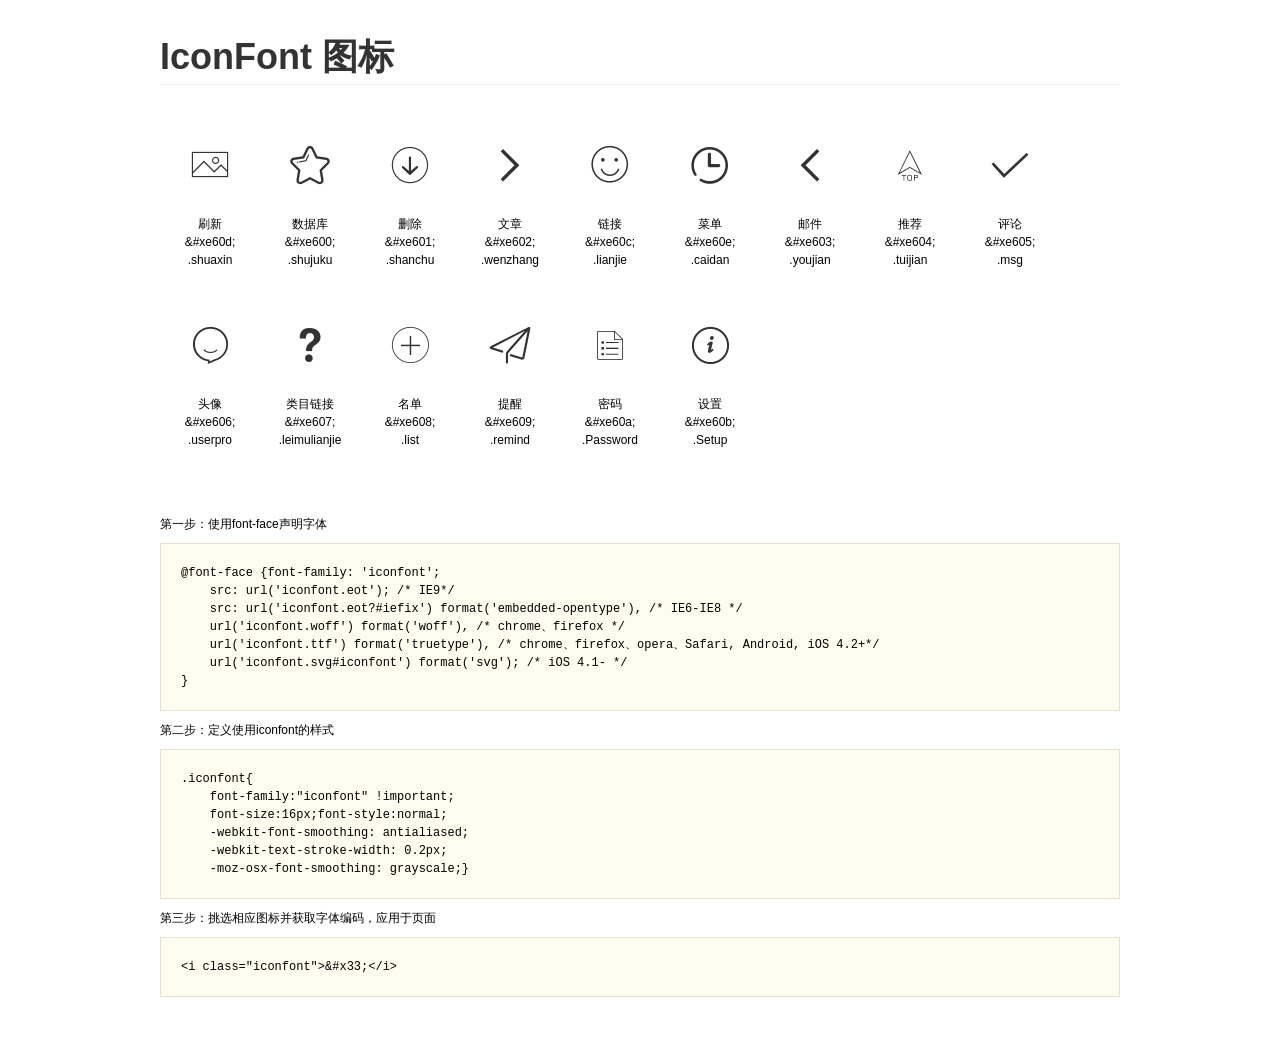
<file: buukle-wjs-web/src/main/resources/static/wjs/fonts/demo.html>
<!DOCTYPE html>
<html>
<head>
    <meta charset="utf-8"/>
    <title>IconFont</title>
    <link rel="stylesheet" href="demo.css">
    <link rel="stylesheet" href="iconfont.css">
</head>
<body>
    <div class="main">
        <h1>IconFont 图标</h1>
        <ul class="icon_lists clear">
            
                <li>
                <i class="icon iconfont">&#xe60d;</i>
                    <div class="name">刷新</div>
                    <div class="code">&amp;#xe60d;</div>
                    <div class="fontclass">.shuaxin</div>
                </li>
            
                <li>
                <i class="icon iconfont">&#xe600;</i>
                    <div class="name">数据库</div>
                    <div class="code">&amp;#xe600;</div>
                    <div class="fontclass">.shujuku</div>
                </li>
            
                <li>
                <i class="icon iconfont">&#xe601;</i>
                    <div class="name">删除</div>
                    <div class="code">&amp;#xe601;</div>
                    <div class="fontclass">.shanchu</div>
                </li>
            
                <li>
                <i class="icon iconfont">&#xe602;</i>
                    <div class="name">文章</div>
                    <div class="code">&amp;#xe602;</div>
                    <div class="fontclass">.wenzhang</div>
                </li>
            
                <li>
                <i class="icon iconfont">&#xe60c;</i>
                    <div class="name">链接</div>
                    <div class="code">&amp;#xe60c;</div>
                    <div class="fontclass">.lianjie</div>
                </li>
            
                <li>
                <i class="icon iconfont">&#xe60e;</i>
                    <div class="name">菜单</div>
                    <div class="code">&amp;#xe60e;</div>
                    <div class="fontclass">.caidan</div>
                </li>
            
                <li>
                <i class="icon iconfont">&#xe603;</i>
                    <div class="name">邮件</div>
                    <div class="code">&amp;#xe603;</div>
                    <div class="fontclass">.youjian</div>
                </li>
            
                <li>
                <i class="icon iconfont">&#xe604;</i>
                    <div class="name">推荐</div>
                    <div class="code">&amp;#xe604;</div>
                    <div class="fontclass">.tuijian</div>
                </li>
            
                <li>
                <i class="icon iconfont">&#xe605;</i>
                    <div class="name">评论 </div>
                    <div class="code">&amp;#xe605;</div>
                    <div class="fontclass">.msg</div>
                </li>
            
                <li>
                <i class="icon iconfont">&#xe606;</i>
                    <div class="name">头像</div>
                    <div class="code">&amp;#xe606;</div>
                    <div class="fontclass">.userpro</div>
                </li>
            
                <li>
                <i class="icon iconfont">&#xe607;</i>
                    <div class="name">类目链接</div>
                    <div class="code">&amp;#xe607;</div>
                    <div class="fontclass">.leimulianjie</div>
                </li>
            
                <li>
                <i class="icon iconfont">&#xe608;</i>
                    <div class="name">名单</div>
                    <div class="code">&amp;#xe608;</div>
                    <div class="fontclass">.list</div>
                </li>
            
                <li>
                <i class="icon iconfont">&#xe609;</i>
                    <div class="name">提醒</div>
                    <div class="code">&amp;#xe609;</div>
                    <div class="fontclass">.remind</div>
                </li>
            
                <li>
                <i class="icon iconfont">&#xe60a;</i>
                    <div class="name">密码</div>
                    <div class="code">&amp;#xe60a;</div>
                    <div class="fontclass">.Password</div>
                </li>
            
                <li>
                <i class="icon iconfont">&#xe60b;</i>
                    <div class="name">设置</div>
                    <div class="code">&amp;#xe60b;</div>
                    <div class="fontclass">.Setup</div>
                </li>
            
        </ul>


        <div class="helps">
            第一步：使用font-face声明字体
            <pre>
@font-face {font-family: 'iconfont';
    src: url('iconfont.eot'); /* IE9*/
    src: url('iconfont.eot?#iefix') format('embedded-opentype'), /* IE6-IE8 */
    url('iconfont.woff') format('woff'), /* chrome、firefox */
    url('iconfont.ttf') format('truetype'), /* chrome、firefox、opera、Safari, Android, iOS 4.2+*/
    url('iconfont.svg#iconfont') format('svg'); /* iOS 4.1- */
}
</pre>
第二步：定义使用iconfont的样式
            <pre>
.iconfont{
    font-family:"iconfont" !important;
    font-size:16px;font-style:normal;
    -webkit-font-smoothing: antialiased;
    -webkit-text-stroke-width: 0.2px;
    -moz-osx-font-smoothing: grayscale;}
</pre>
第三步：挑选相应图标并获取字体编码，应用于页面
<pre>
&lt;i class="iconfont"&gt;&amp;#x33;&lt;/i&gt;
</pre>
        </div>

    </div>
</body>
</html>
</file>
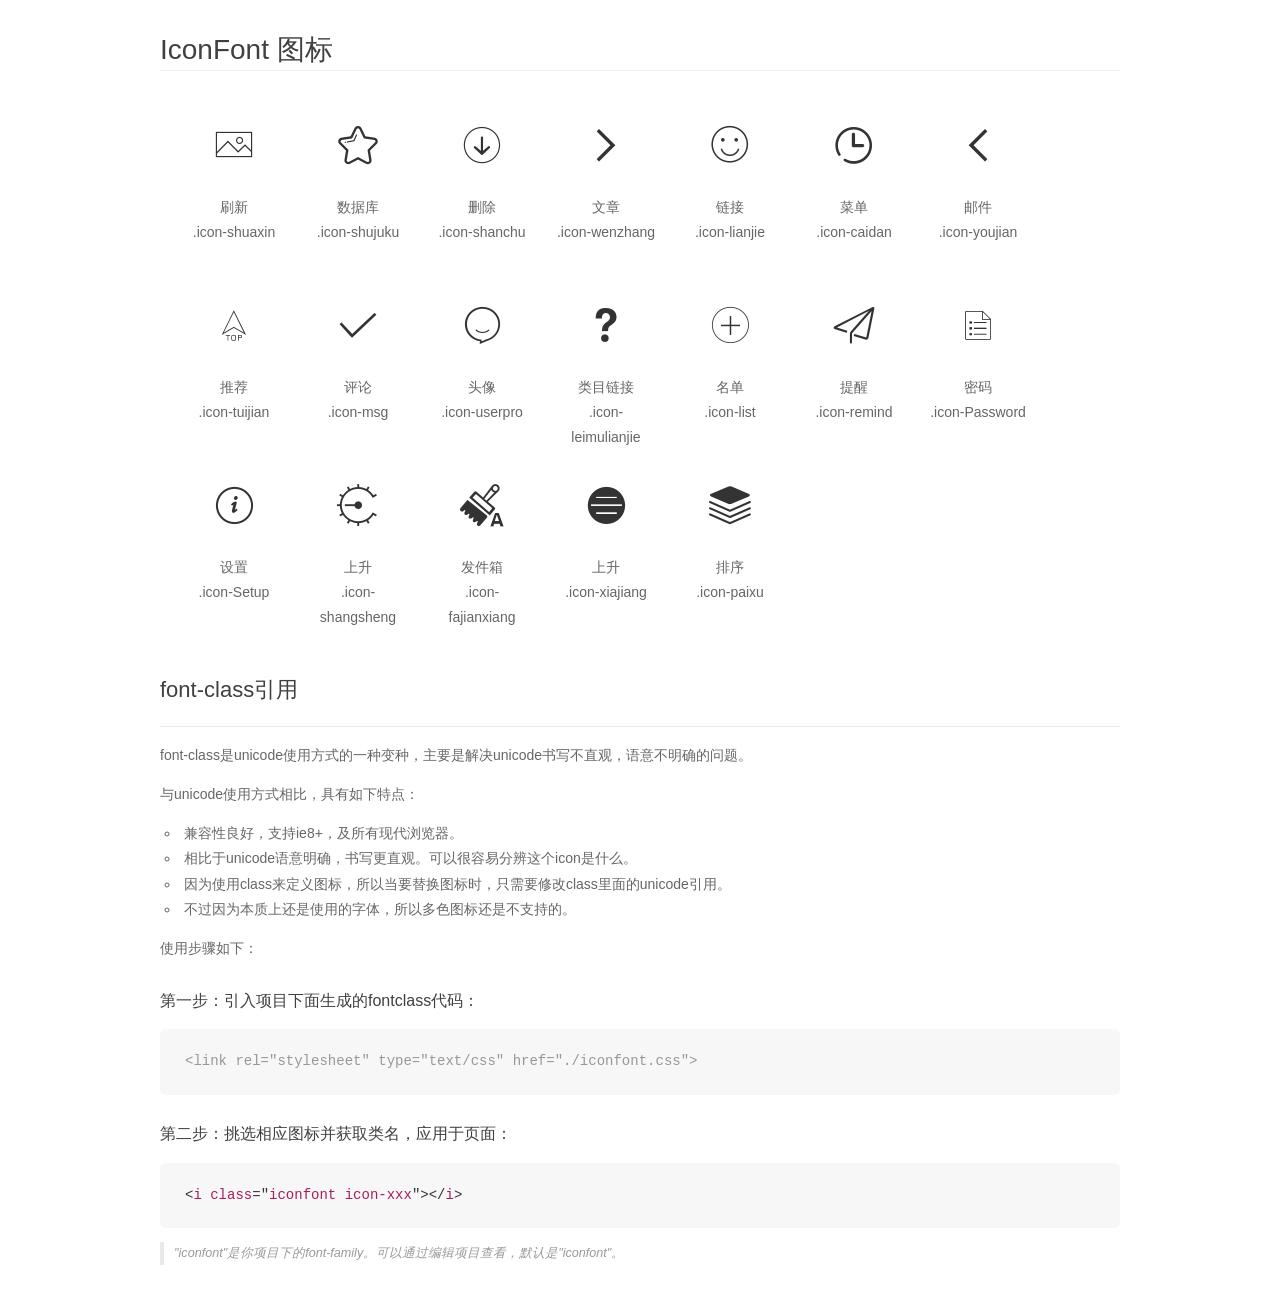
<file: buukle-wjs-web/src/main/resources/static/wjs/fonts/demo_fontclass.html>
<!DOCTYPE html>
<html>
<head>
    <meta charset="utf-8"/>
    <title>IconFont</title>
    <link rel="stylesheet" href="demo.css">
    <link rel="stylesheet" href="iconfont.css">
</head>
<body>
    <div class="main markdown">
        <h1>IconFont 图标</h1>
        <ul class="icon_lists clear">
            
                <li>
                <i class="icon iconfont icon-shuaxin"></i>
                    <div class="name">刷新</div>
                    <div class="fontclass">.icon-shuaxin</div>
                </li>
            
                <li>
                <i class="icon iconfont icon-shujuku"></i>
                    <div class="name">数据库</div>
                    <div class="fontclass">.icon-shujuku</div>
                </li>
            
                <li>
                <i class="icon iconfont icon-shanchu"></i>
                    <div class="name">删除</div>
                    <div class="fontclass">.icon-shanchu</div>
                </li>
            
                <li>
                <i class="icon iconfont icon-wenzhang"></i>
                    <div class="name">文章</div>
                    <div class="fontclass">.icon-wenzhang</div>
                </li>
            
                <li>
                <i class="icon iconfont icon-lianjie"></i>
                    <div class="name">链接</div>
                    <div class="fontclass">.icon-lianjie</div>
                </li>
            
                <li>
                <i class="icon iconfont icon-caidan"></i>
                    <div class="name">菜单</div>
                    <div class="fontclass">.icon-caidan</div>
                </li>
            
                <li>
                <i class="icon iconfont icon-youjian"></i>
                    <div class="name">邮件</div>
                    <div class="fontclass">.icon-youjian</div>
                </li>
            
                <li>
                <i class="icon iconfont icon-tuijian"></i>
                    <div class="name">推荐</div>
                    <div class="fontclass">.icon-tuijian</div>
                </li>
            
                <li>
                <i class="icon iconfont icon-msg"></i>
                    <div class="name">评论 </div>
                    <div class="fontclass">.icon-msg</div>
                </li>
            
                <li>
                <i class="icon iconfont icon-userpro"></i>
                    <div class="name">头像</div>
                    <div class="fontclass">.icon-userpro</div>
                </li>
            
                <li>
                <i class="icon iconfont icon-leimulianjie"></i>
                    <div class="name">类目链接</div>
                    <div class="fontclass">.icon-leimulianjie</div>
                </li>
            
                <li>
                <i class="icon iconfont icon-list"></i>
                    <div class="name">名单</div>
                    <div class="fontclass">.icon-list</div>
                </li>
            
                <li>
                <i class="icon iconfont icon-remind"></i>
                    <div class="name">提醒</div>
                    <div class="fontclass">.icon-remind</div>
                </li>
            
                <li>
                <i class="icon iconfont icon-Password"></i>
                    <div class="name">密码</div>
                    <div class="fontclass">.icon-Password</div>
                </li>
            
                <li>
                <i class="icon iconfont icon-Setup"></i>
                    <div class="name">设置</div>
                    <div class="fontclass">.icon-Setup</div>
                </li>
            
                <li>
                <i class="icon iconfont icon-shangsheng"></i>
                    <div class="name">上升</div>
                    <div class="fontclass">.icon-shangsheng</div>
                </li>
            
                <li>
                <i class="icon iconfont icon-fajianxiang"></i>
                    <div class="name">发件箱</div>
                    <div class="fontclass">.icon-fajianxiang</div>
                </li>
            
                <li>
                <i class="icon iconfont icon-xiajiang"></i>
                    <div class="name">上升</div>
                    <div class="fontclass">.icon-xiajiang</div>
                </li>
            
                <li>
                <i class="icon iconfont icon-paixu"></i>
                    <div class="name">排序</div>
                    <div class="fontclass">.icon-paixu</div>
                </li>
            
        </ul>

        <h2 id="font-class-">font-class引用</h2>
        <hr>

        <p>font-class是unicode使用方式的一种变种，主要是解决unicode书写不直观，语意不明确的问题。</p>
        <p>与unicode使用方式相比，具有如下特点：</p>
        <ul>
        <li>兼容性良好，支持ie8+，及所有现代浏览器。</li>
        <li>相比于unicode语意明确，书写更直观。可以很容易分辨这个icon是什么。</li>
        <li>因为使用class来定义图标，所以当要替换图标时，只需要修改class里面的unicode引用。</li>
        <li>不过因为本质上还是使用的字体，所以多色图标还是不支持的。</li>
        </ul>
        <p>使用步骤如下：</p>
        <h3 id="-fontclass-">第一步：引入项目下面生成的fontclass代码：</h3>


        <pre><code class="lang-js hljs javascript"><span class="hljs-comment">&lt;link rel="stylesheet" type="text/css" href="./iconfont.css"&gt;</span></code></pre>
        <h3 id="-">第二步：挑选相应图标并获取类名，应用于页面：</h3>
        <pre><code class="lang-css hljs">&lt;<span class="hljs-selector-tag">i</span> <span class="hljs-selector-tag">class</span>="<span class="hljs-selector-tag">iconfont</span> <span class="hljs-selector-tag">icon-xxx</span>"&gt;&lt;/<span class="hljs-selector-tag">i</span>&gt;</code></pre>
        <blockquote>
        <p>"iconfont"是你项目下的font-family。可以通过编辑项目查看，默认是"iconfont"。</p>
        </blockquote>
    </div>
</body>
</html>
</file>
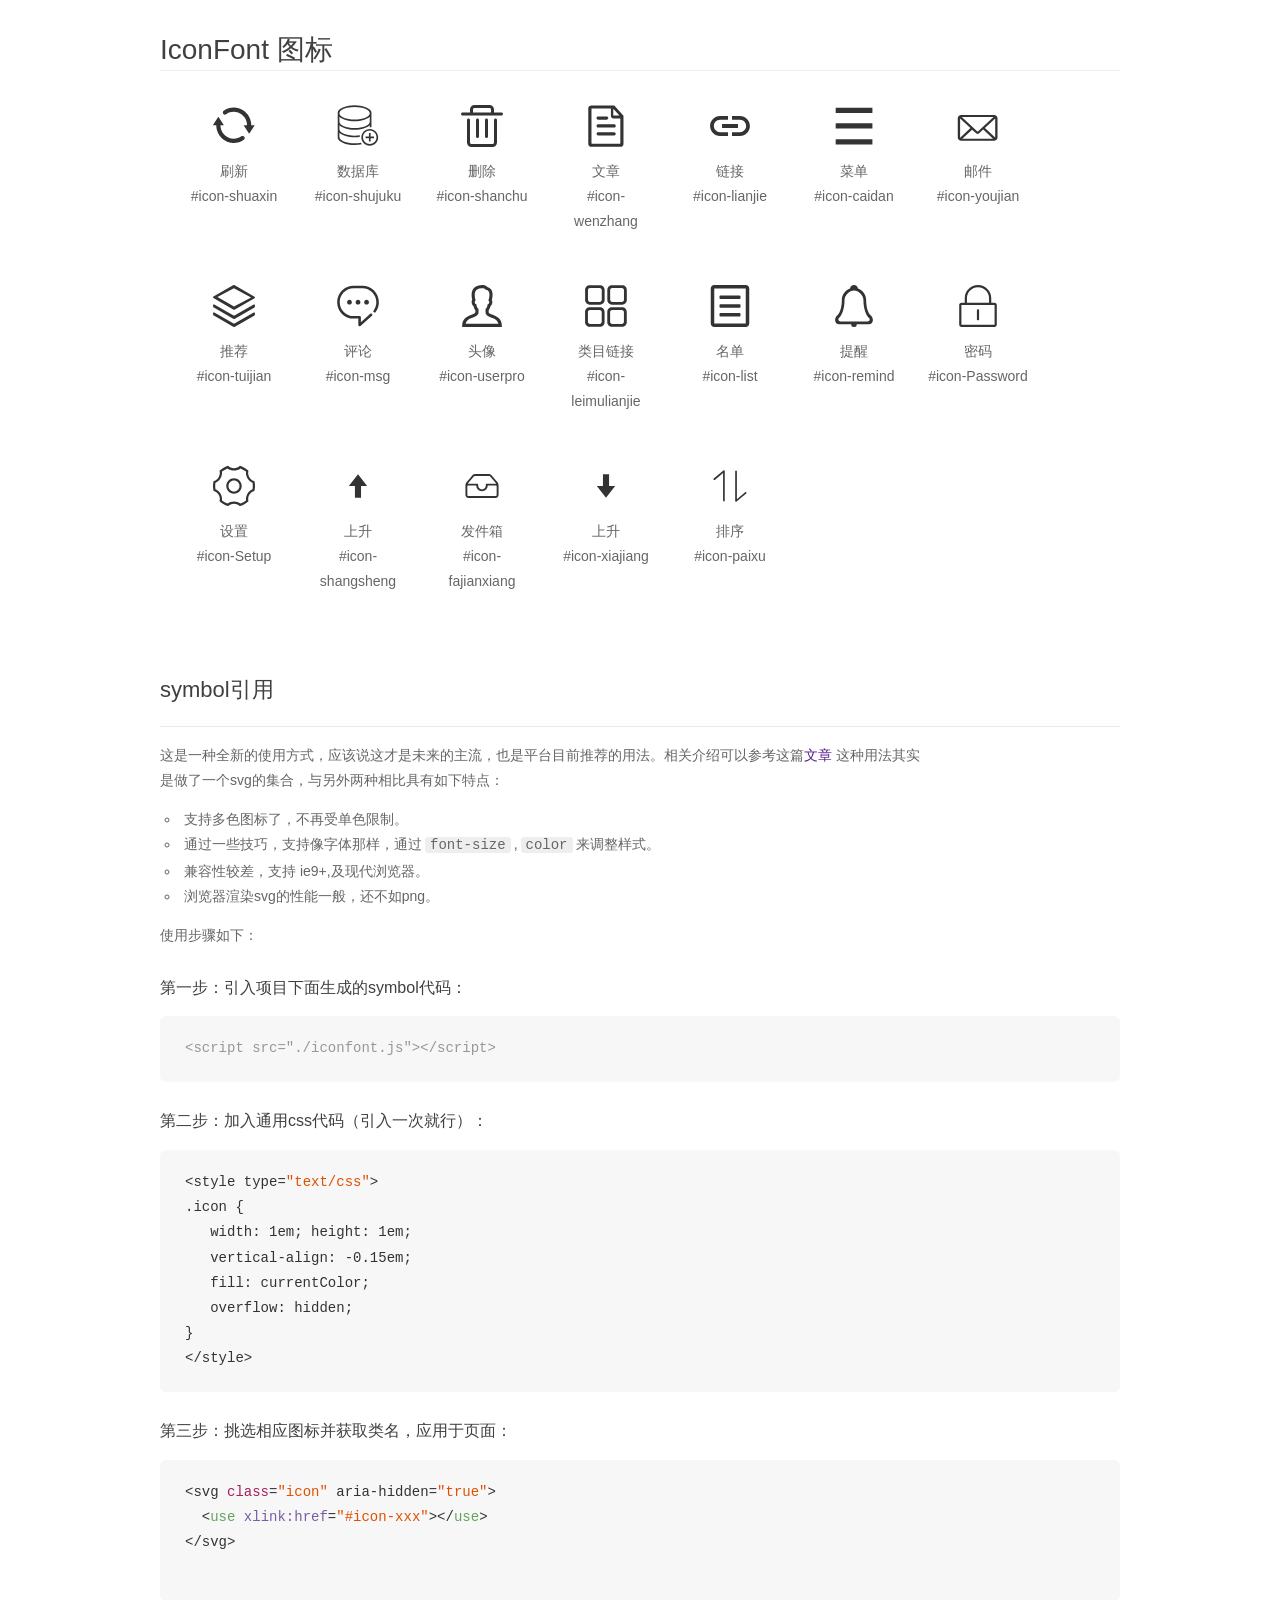
<file: buukle-wjs-web/src/main/resources/static/wjs/fonts/demo_symbol.html>
<!DOCTYPE html>
<html>
<head>
    <meta charset="utf-8"/>
    <title>IconFont</title>
    <link rel="stylesheet" href="demo.css">
    <script src="iconfont.js"></script>

    <style type="text/css">
        .icon {
          /* 通过设置 font-size 来改变图标大小 */
          width: 1em; height: 1em;
          /* 图标和文字相邻时，垂直对齐 */
          vertical-align: -0.15em;
          /* 通过设置 color 来改变 SVG 的颜色/fill */
          fill: currentColor;
          /* path 和 stroke 溢出 viewBox 部分在 IE 下会显示
             normalize.css 中也包含这行 */
          overflow: hidden;
        }

    </style>
</head>
<body>
    <div class="main markdown">
        <h1>IconFont 图标</h1>
        <ul class="icon_lists clear">
            
                <li>
                    <svg class="icon" aria-hidden="true">
                        <use xlink:href="#icon-shuaxin"></use>
                    </svg>
                    <div class="name">刷新</div>
                    <div class="fontclass">#icon-shuaxin</div>
                </li>
            
                <li>
                    <svg class="icon" aria-hidden="true">
                        <use xlink:href="#icon-shujuku"></use>
                    </svg>
                    <div class="name">数据库</div>
                    <div class="fontclass">#icon-shujuku</div>
                </li>
            
                <li>
                    <svg class="icon" aria-hidden="true">
                        <use xlink:href="#icon-shanchu"></use>
                    </svg>
                    <div class="name">删除</div>
                    <div class="fontclass">#icon-shanchu</div>
                </li>
            
                <li>
                    <svg class="icon" aria-hidden="true">
                        <use xlink:href="#icon-wenzhang"></use>
                    </svg>
                    <div class="name">文章</div>
                    <div class="fontclass">#icon-wenzhang</div>
                </li>
            
                <li>
                    <svg class="icon" aria-hidden="true">
                        <use xlink:href="#icon-lianjie"></use>
                    </svg>
                    <div class="name">链接</div>
                    <div class="fontclass">#icon-lianjie</div>
                </li>
            
                <li>
                    <svg class="icon" aria-hidden="true">
                        <use xlink:href="#icon-caidan"></use>
                    </svg>
                    <div class="name">菜单</div>
                    <div class="fontclass">#icon-caidan</div>
                </li>
            
                <li>
                    <svg class="icon" aria-hidden="true">
                        <use xlink:href="#icon-youjian"></use>
                    </svg>
                    <div class="name">邮件</div>
                    <div class="fontclass">#icon-youjian</div>
                </li>
            
                <li>
                    <svg class="icon" aria-hidden="true">
                        <use xlink:href="#icon-tuijian"></use>
                    </svg>
                    <div class="name">推荐</div>
                    <div class="fontclass">#icon-tuijian</div>
                </li>
            
                <li>
                    <svg class="icon" aria-hidden="true">
                        <use xlink:href="#icon-msg"></use>
                    </svg>
                    <div class="name">评论 </div>
                    <div class="fontclass">#icon-msg</div>
                </li>
            
                <li>
                    <svg class="icon" aria-hidden="true">
                        <use xlink:href="#icon-userpro"></use>
                    </svg>
                    <div class="name">头像</div>
                    <div class="fontclass">#icon-userpro</div>
                </li>
            
                <li>
                    <svg class="icon" aria-hidden="true">
                        <use xlink:href="#icon-leimulianjie"></use>
                    </svg>
                    <div class="name">类目链接</div>
                    <div class="fontclass">#icon-leimulianjie</div>
                </li>
            
                <li>
                    <svg class="icon" aria-hidden="true">
                        <use xlink:href="#icon-list"></use>
                    </svg>
                    <div class="name">名单</div>
                    <div class="fontclass">#icon-list</div>
                </li>
            
                <li>
                    <svg class="icon" aria-hidden="true">
                        <use xlink:href="#icon-remind"></use>
                    </svg>
                    <div class="name">提醒</div>
                    <div class="fontclass">#icon-remind</div>
                </li>
            
                <li>
                    <svg class="icon" aria-hidden="true">
                        <use xlink:href="#icon-Password"></use>
                    </svg>
                    <div class="name">密码</div>
                    <div class="fontclass">#icon-Password</div>
                </li>
            
                <li>
                    <svg class="icon" aria-hidden="true">
                        <use xlink:href="#icon-Setup"></use>
                    </svg>
                    <div class="name">设置</div>
                    <div class="fontclass">#icon-Setup</div>
                </li>
            
                <li>
                    <svg class="icon" aria-hidden="true">
                        <use xlink:href="#icon-shangsheng"></use>
                    </svg>
                    <div class="name">上升</div>
                    <div class="fontclass">#icon-shangsheng</div>
                </li>
            
                <li>
                    <svg class="icon" aria-hidden="true">
                        <use xlink:href="#icon-fajianxiang"></use>
                    </svg>
                    <div class="name">发件箱</div>
                    <div class="fontclass">#icon-fajianxiang</div>
                </li>
            
                <li>
                    <svg class="icon" aria-hidden="true">
                        <use xlink:href="#icon-xiajiang"></use>
                    </svg>
                    <div class="name">上升</div>
                    <div class="fontclass">#icon-xiajiang</div>
                </li>
            
                <li>
                    <svg class="icon" aria-hidden="true">
                        <use xlink:href="#icon-paixu"></use>
                    </svg>
                    <div class="name">排序</div>
                    <div class="fontclass">#icon-paixu</div>
                </li>
            
        </ul>


        <h2 id="symbol-">symbol引用</h2>
        <hr>

        <p>这是一种全新的使用方式，应该说这才是未来的主流，也是平台目前推荐的用法。相关介绍可以参考这篇<a href="">文章</a>
        这种用法其实是做了一个svg的集合，与另外两种相比具有如下特点：</p>
        <ul>
          <li>支持多色图标了，不再受单色限制。</li>
          <li>通过一些技巧，支持像字体那样，通过<code>font-size</code>,<code>color</code>来调整样式。</li>
          <li>兼容性较差，支持 ie9+,及现代浏览器。</li>
          <li>浏览器渲染svg的性能一般，还不如png。</li>
        </ul>
        <p>使用步骤如下：</p>
        <h3 id="-symbol-">第一步：引入项目下面生成的symbol代码：</h3>
        <pre><code class="lang-js hljs javascript"><span class="hljs-comment">&lt;script src="./iconfont.js"&gt;&lt;/script&gt;</span></code></pre>
        <h3 id="-css-">第二步：加入通用css代码（引入一次就行）：</h3>
        <pre><code class="lang-js hljs javascript">&lt;style type=<span class="hljs-string">"text/css"</span>&gt;
.icon {
   width: <span class="hljs-number">1</span>em; height: <span class="hljs-number">1</span>em;
   vertical-align: <span class="hljs-number">-0.15</span>em;
   fill: currentColor;
   overflow: hidden;
}
&lt;<span class="hljs-regexp">/style&gt;</span></code></pre>
        <h3 id="-">第三步：挑选相应图标并获取类名，应用于页面：</h3>
        <pre><code class="lang-js hljs javascript">&lt;svg <span class="hljs-class"><span class="hljs-keyword">class</span></span>=<span class="hljs-string">"icon"</span> aria-hidden=<span class="hljs-string">"true"</span>&gt;<span class="xml"><span class="hljs-tag">
  &lt;<span class="hljs-name">use</span> <span class="hljs-attr">xlink:href</span>=<span class="hljs-string">"#icon-xxx"</span>&gt;</span><span class="hljs-tag">&lt;/<span class="hljs-name">use</span>&gt;</span>
</span>&lt;<span class="hljs-regexp">/svg&gt;
        </span></code></pre>
    </div>
</body>
</html>
</file>
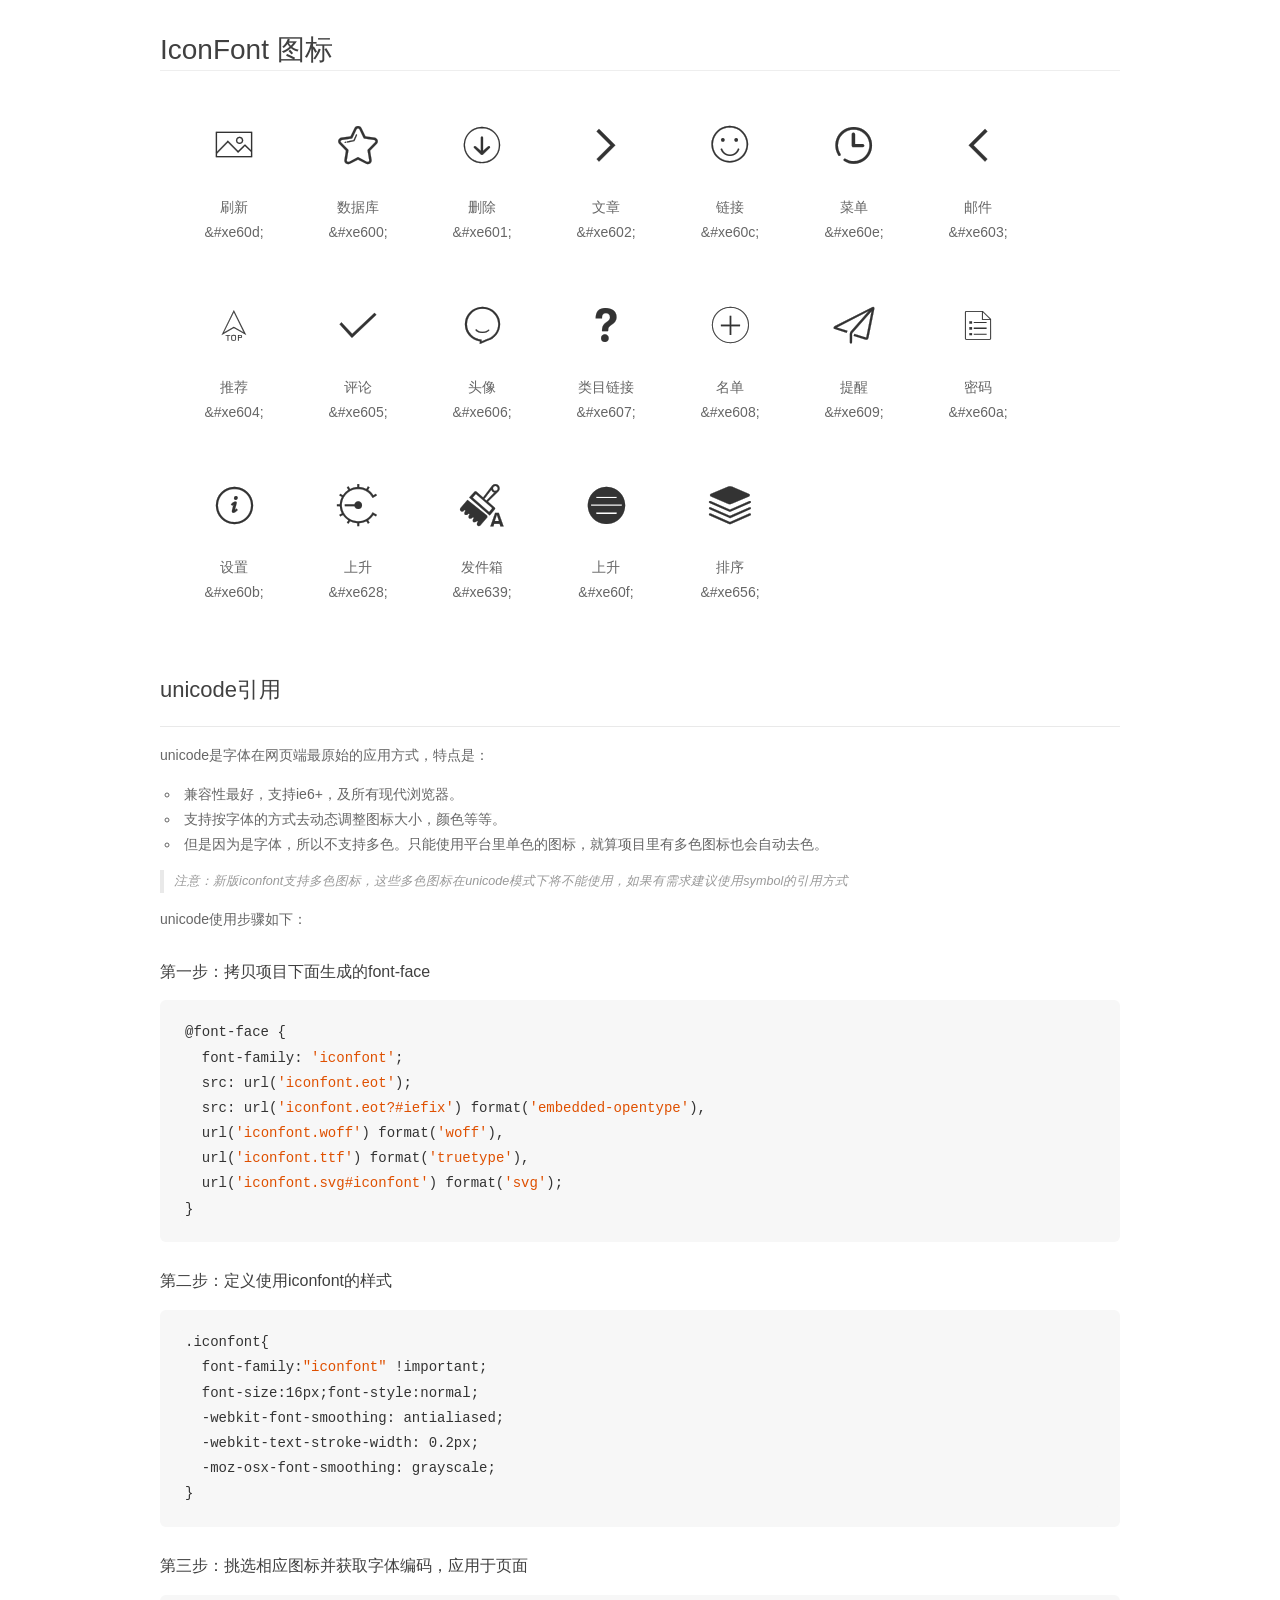
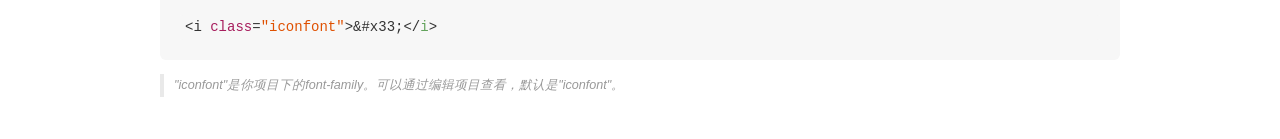
<file: buukle-wjs-web/src/main/resources/static/wjs/fonts/demo_unicode.html>
<!DOCTYPE html>
<html>
<head>
    <meta charset="utf-8"/>
    <title>IconFont</title>
    <link rel="stylesheet" href="demo.css">

    <style type="text/css">

        @font-face {font-family: "iconfont";
          src: url('iconfont.eot'); /* IE9*/
          src: url('iconfont.eot#iefix') format('embedded-opentype'), /* IE6-IE8 */
          url('iconfont.woff') format('woff'), /* chrome, firefox */
          url('iconfont.ttf') format('truetype'), /* chrome, firefox, opera, Safari, Android, iOS 4.2+*/
          url('iconfont.svg#iconfont') format('svg'); /* iOS 4.1- */
        }

        .iconfont {
          font-family:"iconfont" !important;
          font-size:16px;
          font-style:normal;
          -webkit-font-smoothing: antialiased;
          -webkit-text-stroke-width: 0.2px;
          -moz-osx-font-smoothing: grayscale;
        }

    </style>
</head>
<body>
    <div class="main markdown">
        <h1>IconFont 图标</h1>
        <ul class="icon_lists clear">
            
                <li>
                <i class="icon iconfont">&#xe60d;</i>
                    <div class="name">刷新</div>
                    <div class="code">&amp;#xe60d;</div>
                </li>
            
                <li>
                <i class="icon iconfont">&#xe600;</i>
                    <div class="name">数据库</div>
                    <div class="code">&amp;#xe600;</div>
                </li>
            
                <li>
                <i class="icon iconfont">&#xe601;</i>
                    <div class="name">删除</div>
                    <div class="code">&amp;#xe601;</div>
                </li>
            
                <li>
                <i class="icon iconfont">&#xe602;</i>
                    <div class="name">文章</div>
                    <div class="code">&amp;#xe602;</div>
                </li>
            
                <li>
                <i class="icon iconfont">&#xe60c;</i>
                    <div class="name">链接</div>
                    <div class="code">&amp;#xe60c;</div>
                </li>
            
                <li>
                <i class="icon iconfont">&#xe60e;</i>
                    <div class="name">菜单</div>
                    <div class="code">&amp;#xe60e;</div>
                </li>
            
                <li>
                <i class="icon iconfont">&#xe603;</i>
                    <div class="name">邮件</div>
                    <div class="code">&amp;#xe603;</div>
                </li>
            
                <li>
                <i class="icon iconfont">&#xe604;</i>
                    <div class="name">推荐</div>
                    <div class="code">&amp;#xe604;</div>
                </li>
            
                <li>
                <i class="icon iconfont">&#xe605;</i>
                    <div class="name">评论 </div>
                    <div class="code">&amp;#xe605;</div>
                </li>
            
                <li>
                <i class="icon iconfont">&#xe606;</i>
                    <div class="name">头像</div>
                    <div class="code">&amp;#xe606;</div>
                </li>
            
                <li>
                <i class="icon iconfont">&#xe607;</i>
                    <div class="name">类目链接</div>
                    <div class="code">&amp;#xe607;</div>
                </li>
            
                <li>
                <i class="icon iconfont">&#xe608;</i>
                    <div class="name">名单</div>
                    <div class="code">&amp;#xe608;</div>
                </li>
            
                <li>
                <i class="icon iconfont">&#xe609;</i>
                    <div class="name">提醒</div>
                    <div class="code">&amp;#xe609;</div>
                </li>
            
                <li>
                <i class="icon iconfont">&#xe60a;</i>
                    <div class="name">密码</div>
                    <div class="code">&amp;#xe60a;</div>
                </li>
            
                <li>
                <i class="icon iconfont">&#xe60b;</i>
                    <div class="name">设置</div>
                    <div class="code">&amp;#xe60b;</div>
                </li>
            
                <li>
                <i class="icon iconfont">&#xe628;</i>
                    <div class="name">上升</div>
                    <div class="code">&amp;#xe628;</div>
                </li>
            
                <li>
                <i class="icon iconfont">&#xe639;</i>
                    <div class="name">发件箱</div>
                    <div class="code">&amp;#xe639;</div>
                </li>
            
                <li>
                <i class="icon iconfont">&#xe60f;</i>
                    <div class="name">上升</div>
                    <div class="code">&amp;#xe60f;</div>
                </li>
            
                <li>
                <i class="icon iconfont">&#xe656;</i>
                    <div class="name">排序</div>
                    <div class="code">&amp;#xe656;</div>
                </li>
            
        </ul>
        <h2 id="unicode-">unicode引用</h2>
        <hr>

        <p>unicode是字体在网页端最原始的应用方式，特点是：</p>
        <ul>
        <li>兼容性最好，支持ie6+，及所有现代浏览器。</li>
        <li>支持按字体的方式去动态调整图标大小，颜色等等。</li>
        <li>但是因为是字体，所以不支持多色。只能使用平台里单色的图标，就算项目里有多色图标也会自动去色。</li>
        </ul>
        <blockquote>
        <p>注意：新版iconfont支持多色图标，这些多色图标在unicode模式下将不能使用，如果有需求建议使用symbol的引用方式</p>
        </blockquote>
        <p>unicode使用步骤如下：</p>
        <h3 id="-font-face">第一步：拷贝项目下面生成的font-face</h3>
        <pre><code class="lang-js hljs javascript">@font-face {
  font-family: <span class="hljs-string">'iconfont'</span>;
  src: url(<span class="hljs-string">'iconfont.eot'</span>);
  src: url(<span class="hljs-string">'iconfont.eot?#iefix'</span>) format(<span class="hljs-string">'embedded-opentype'</span>),
  url(<span class="hljs-string">'iconfont.woff'</span>) format(<span class="hljs-string">'woff'</span>),
  url(<span class="hljs-string">'iconfont.ttf'</span>) format(<span class="hljs-string">'truetype'</span>),
  url(<span class="hljs-string">'iconfont.svg#iconfont'</span>) format(<span class="hljs-string">'svg'</span>);
}
</code></pre>
        <h3 id="-iconfont-">第二步：定义使用iconfont的样式</h3>
        <pre><code class="lang-js hljs javascript">.iconfont{
  font-family:<span class="hljs-string">"iconfont"</span> !important;
  font-size:<span class="hljs-number">16</span>px;font-style:normal;
  -webkit-font-smoothing: antialiased;
  -webkit-text-stroke-width: <span class="hljs-number">0.2</span>px;
  -moz-osx-font-smoothing: grayscale;
}
</code></pre>
        <h3 id="-">第三步：挑选相应图标并获取字体编码，应用于页面</h3>
        <pre><code class="lang-js hljs javascript">&lt;i <span class="hljs-class"><span class="hljs-keyword">class</span></span>=<span class="hljs-string">"iconfont"</span>&gt;&amp;#x33;<span class="xml"><span class="hljs-tag">&lt;/<span class="hljs-name">i</span>&gt;</span></span></code></pre>

        <blockquote>
        <p>"iconfont"是你项目下的font-family。可以通过编辑项目查看，默认是"iconfont"。</p>
        </blockquote>
    </div>


</body>
</html>
</file>
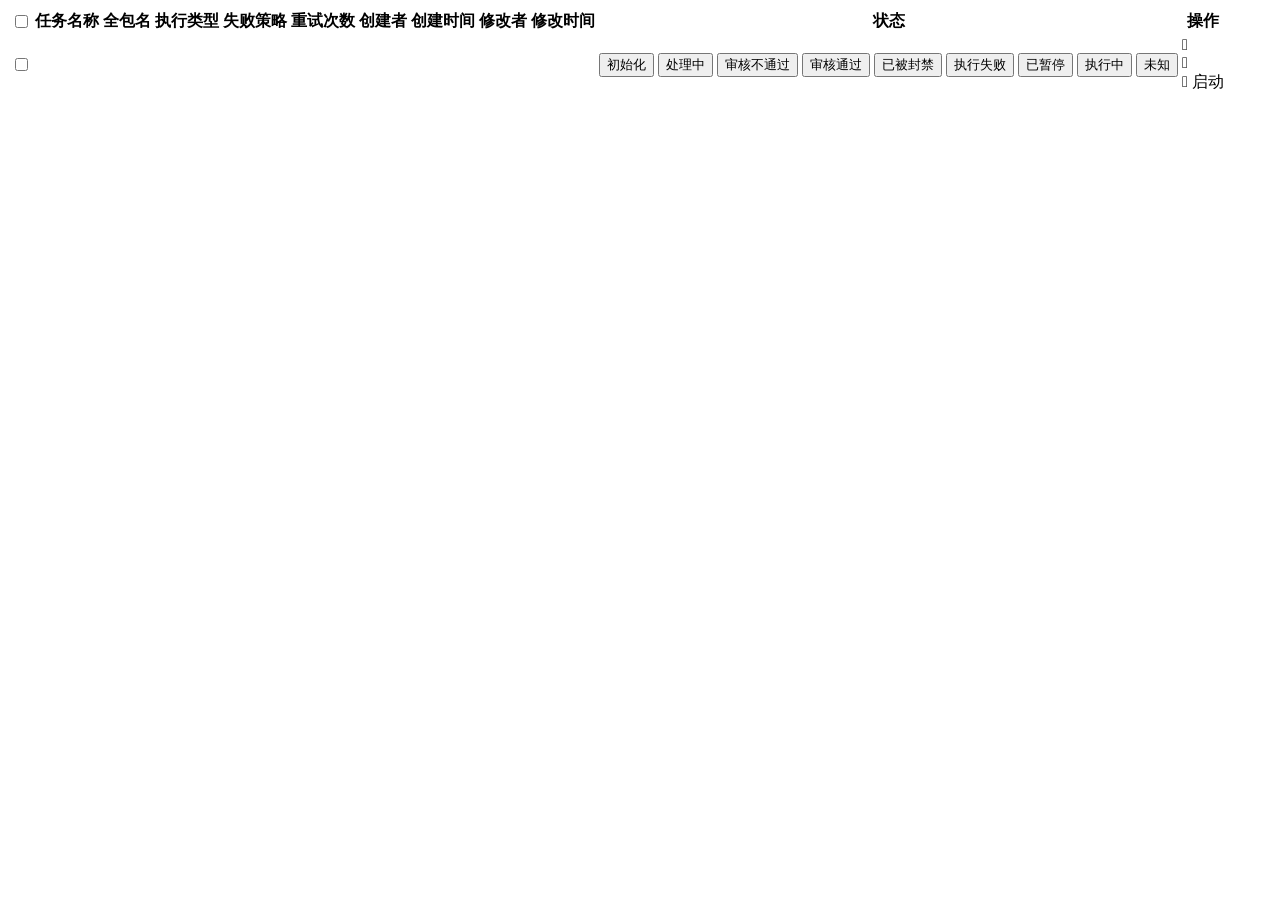
<file: buukle-wjs-web/src/main/resources/templates/wjs/workerJob/workerJobPage.html>
<html lang="en" xmlns="http://www.w3.org/1999/xhtml" xmlns:th="http://www.thymeleaf.org">
<table class="layui-table" lay-even lay-skin="nob">
	<thead>
	<tr>
		<th><input type="checkbox" name="" lay-skin="primary" lay-filter="allChoose"></th>
		<th class="hidden-xs">任务名称</th>
		<th class="hidden-xs">全包名</th>
		<th class="hidden-xs">执行类型</th>
		<th class="hidden-xs">失败策略</th>
		<th class="hidden-xs">重试次数</th>
		<th class="hidden-xs">创建者</th>
		<th class="hidden-xs">创建时间</th>
		<th class="hidden-xs">修改者</th>
		<th class="hidden-xs">修改时间</th>
		<th class="hidden-xs">状态</th>
		<th>操作</th>
	</tr>
	</thead>
	<tbody id="tbody-workerJob">
		<tr th:each="workerJobRecord:${response?.body?.list}">
			<td><input type="checkbox" name="batchCheckBox" lay-skin="primary" th:attr="data-id = ${workerJobRecord?.id}"  /></td>
			<td th:text="${workerJobRecord?.description}" class="hidden-xs"></td>
			<td th:text="${workerJobRecord?.beanReferenceName}" class="hidden-xs"></td>
			<td th:text="${workerJobRecord?.executeType == 0 ? '单机执行' : '集群分片'}" class="hidden-xs"></td>
			<td th:text="${workerJobRecord?.failStrategy == '0' ? '直接失败' : '再次重试'}" class="hidden-xs"></td>
			<td th:text="${workerJobRecord?.retryCount}" class="hidden-xs"></td>
			<td th:text="${workerJobRecord?.creator}" class="hidden-xs"></td>
			<td th:text="${#dates.format(workerJobRecord?.gmtCreated,'yyyy-MM-dd HH:mm:ss')}" class="hidden-xs"></td>
			<td th:text="${workerJobRecord?.modifier}" class="hidden-xs"></td>
			<td th:text="${#dates.format(workerJobRecord?.gmtModified,'yyyy-MM-dd HH:mm:ss')}" class="hidden-xs"></td>
			<td th:switch="${workerJobRecord?.status}">
				<button th:case="0" class="layui-btn layui-btn-xs layui-btn-danger" > 初始化</button>
				<button th:case="1" class="layui-btn layui-btn-xs layui-btn-normal" > 处理中</button>
				<button th:case="2" class="layui-btn layui-btn-xs layui-btn-default"> 审核不通过</button>
				<button th:case="3" class="layui-btn layui-btn-xs layui-btn-green"> 审核通过</button>
				<button th:case="4" class="layui-btn layui-btn-xs layui-btn-default"> 已被封禁</button>
				<button th:case="5" class="layui-btn layui-btn-xs layui-btn-default"> 执行失败</button>
				<button th:case="6" class="layui-btn layui-btn-xs layui-btn-default"> 已暂停</button>
				<button th:case="7" class="layui-btn layui-btn-xs layui-btn-default"> 执行中</button>
				<button th:case="*" class="layui-btn layui-btn-xs layui-btn-unknown"> 未知</button>
			</td>
			<td>
				<div class="layui-inline">
					<!--详情按钮-->
					<hp url="/workerJob/workerJobCrudView">
						<div class="layui-btn layui-btn-sm layui-btn-normal buukle-table-btn editBtn" th:attr="data-id = ${workerJobRecord?.id}" data-url="/workerJob/workerJobCrudView">
							<i class="layui-icon">&#xe642;</i>
						</div>
					</hp>
					<!--删除按钮-->
					<hp url="/workerJob/workerJobCrudJson">
						<div class="layui-btn layui-btn-sm layui-btn-danger buukle-table-btn delOneBtn" th:attr="data-id = ${workerJobRecord?.id}" data-url="/workerJob/workerJobCrudJson">
							<i class="layui-icon">&#xe640;</i>
						</div>
                    </hp>
					<!--暂停/恢复按钮-->
					<hp url="/workerJob/pauseOrResume" th:if="${workerJobRecord?.status} == 6 or ${workerJobRecord?.status} == 7">
						<div class="layui-btn layui-btn-sm layui-btn-warm buukle-table-btn pauseOneBtn" th:attr="data-id = ${workerJobRecord?.id}" data-url="/workerJob/pauseOrResume">
							<i class="layui-icon" th:text="${workerJobRecord?.status ==6 ? '&#xe9aa;' : '&#xe651;'}" ></i>
							<span th:attr="id = 'pauseOne-' + ${workerJobRecord?.id}" th:text="${workerJobRecord?.status ==6 ? '恢复' : '暂停'}"> </span>
						</div>
                    </hp>
					<!--启动按钮-->
					<hp url="/workerJob/init" th:if="${workerJobRecord?.status} == 3">
						<div class="layui-btn layui-btn-sm layui-btn-normal buukle-table-btn initBtn" th:attr="data-id = ${workerJobRecord?.id}" data-url="/workerJob/init">
							<i class="layui-icon"  >&#xe652;</i>
							<span > 启动 </span>
						</div>
                    </hp>
				</div>
			</td>
		</tr>
	</tbody>
	<input type="hidden" id="page" th:attr="value=${response?.body.pageNo}" />
	<input type="hidden" id="totalPage" th:attr="value=${response?.body.totalPage}" />
	<input type="hidden" id="total" th:attr="value=${response?.body.total}" />
</table>
<script>
	layui.use(['dialog'], function() {
		var dialog = layui.dialog;
		bindUserDefine(dialog);
	});

	function bindUserDefine() {
		// 绑定暂停按钮
		$('.pauseOneBtn').off().on('click', function() {
			var url=$(this).attr('data-url');
			var userId=$(this).attr('data-userId');
			url = url + "?id=" + $(this).attr('data-id') + ((userId =="" || userId==undefined) ? "" : "&userId=" + userId);
			var operation = $('#pauseOne-' + $(this).attr('data-id')).html();
			dialog.confirm({
				message:'您确定'+ operation +'本条记录吗？',
				success:function(){
					banThis($(this), operation +'中..');
					var thisObj =  $(this);
					$.ajax({
						url : url,
						method : 'post',
						dataType : 'json',
						success : function (data) {
							if(data.head.status=='S'){
								layer.msg( operation +'成功!');
								reLoad();
								$('#refresh').click();
							}else{
								layer.msg(data.head.msg);
							}
							releaseThis(thisObj,operation);
						}
					})
				},
				cancel:function(){
					layer.msg('您取消了'+ operation +'本条记录操作')
				}
			});
			return false;
		});
		// 绑定启动按钮
		$('.initBtn').off().on('click', function() {
			var url=$(this).attr('data-url');
			var userId=$(this).attr('data-userId');
			url = url + "?id=" + $(this).attr('data-id') + ((userId =="" || userId==undefined) ? "" : "&userId=" + userId);
			var operation = '启动';
			dialog.confirm({
				message:'您确定'+ operation +'本条记录吗？',
				success:function(){
					banThis($(this), operation +'中..');
					var thisObj =  $(this);
					$.ajax({
						url : url,
						method : 'post',
						dataType : 'json',
						success : function (data) {
							if(data.head.status=='S'){
								layer.msg( operation +'成功!');
								reLoad();
								$('#refresh').click();
							}else{
								layer.msg(data.head.msg);
							}
							releaseThis(thisObj,operation);
						}
					})
				},
				cancel:function(){
					layer.msg('您取消了'+ operation +'本条记录操作')
				}
			});
			return false;
		});
	}
</script>
</file>
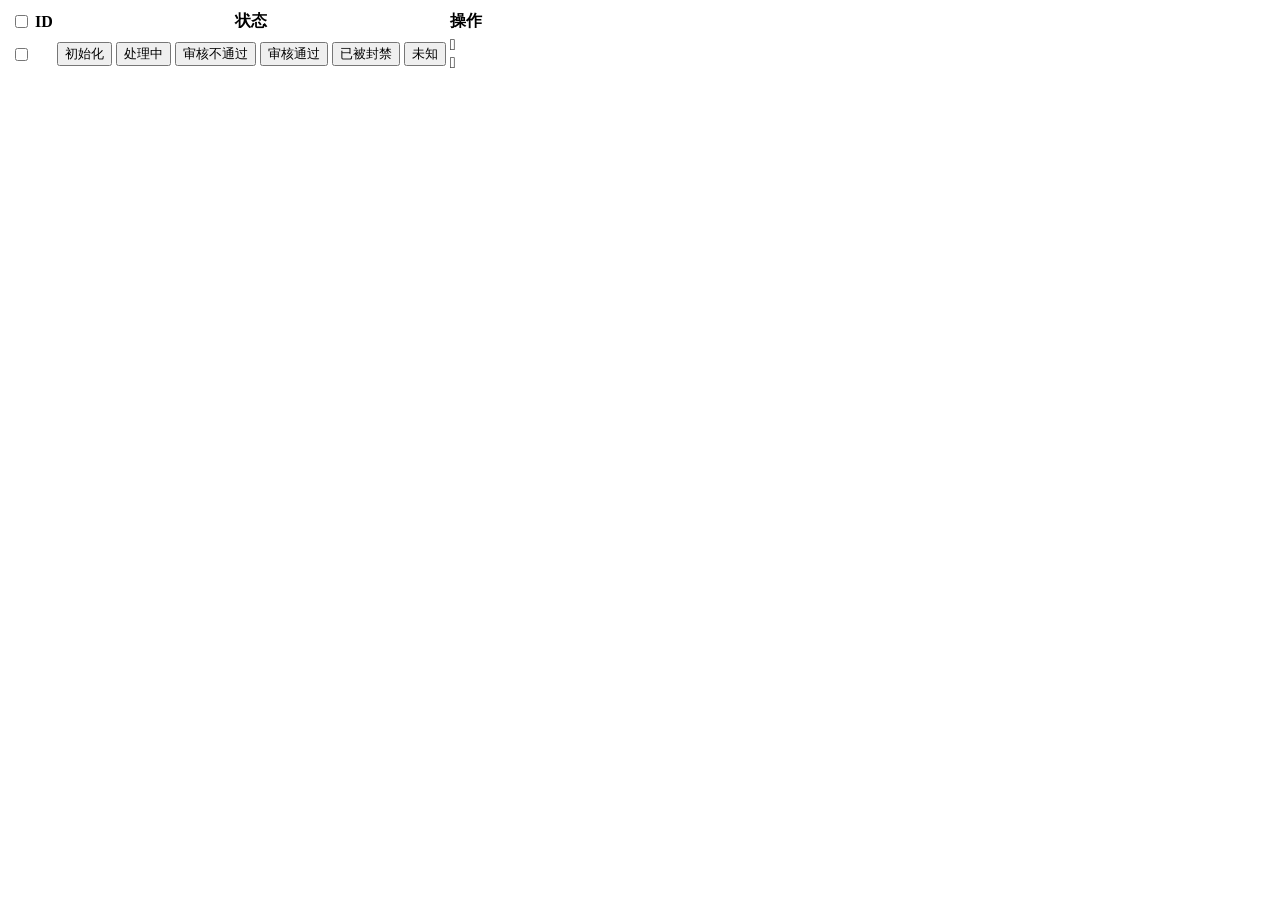
<file: buukle-wjs-web/src/main/resources/templates/wjs/workerJobLogs/workerJobLogsPage.html>
<html lang="en" xmlns="http://www.w3.org/1999/xhtml" xmlns:th="http://www.thymeleaf.org">
<table class="layui-table" lay-even lay-skin="nob">
	<thead>
	<tr>
		<th><input type="checkbox" name="" lay-skin="primary" lay-filter="allChoose"></th>
		<th class="hidden-xs">ID</th>
		<th class="hidden-xs">状态</th>
		<th>操作</th>
	</tr>
	</thead>
	<tbody id="tbody-workerJobLogs">
		<tr th:each="workerJobLogsRecord:${response?.body?.list}">
			<td><input type="checkbox" name="batchCheckBox" lay-skin="primary" th:attr="data-id = ${workerJobLogsRecord?.id}"  /></td>
			<td th:text="${workerJobLogsRecord?.id}" class="hidden-xs"></td>
			<td th:switch="${workerJobLogsRecord?.status}">
				<button th:case="0" class="layui-btn layui-btn-xs layui-btn-danger" > 初始化</button>
				<button th:case="1" class="layui-btn layui-btn-xs layui-btn-normal" > 处理中</button>
				<button th:case="2" class="layui-btn layui-btn-xs layui-btn-default"> 审核不通过</button>
				<button th:case="3" class="layui-btn layui-btn-xs layui-btn-default"> 审核通过</button>
				<button th:case="4" class="layui-btn layui-btn-xs layui-btn-default"> 已被封禁</button>
				<button th:case="*" class="layui-btn layui-btn-xs layui-btn-unknown"> 未知</button>
			</td>
			<td>
				<div class="layui-inline">
					<hp url="/security/workerJobLogs/workerJobLogsCrudView">
						<div class="layui-btn layui-btn-sm layui-btn-normal editBtn" th:attr="data-id = ${workerJobLogsRecord?.id}" data-url="/security/workerJobLogs/workerJobLogsCrudView"><i class="layui-icon">&#xe642;</i></div>
					</hp>
					<hp url="/security/workerJobLogs/workerJobLogsCrudJson">
						<div class="layui-btn layui-btn-sm layui-btn-danger delOneBtn" th:attr="data-id = ${workerJobLogsRecord?.id}" data-url="/security/workerJobLogs/workerJobLogsCrudJson"><i class="layui-icon">&#xe640;</i></div>
                    </hp>
				</div>
			</td>
		</tr>
	</tbody>
	<input type="hidden" id="page" th:attr="value=${response?.body.pageNo}" />
	<input type="hidden" id="totalPage" th:attr="value=${response?.body.totalPage}" />
	<input type="hidden" id="total" th:attr="value=${response?.body.total}" />
</table>
</file>
<file: buukle-wjs-web/src/main/resources/static/wjs/fonts/demo.css>
*{margin: 0;padding: 0;list-style: none;}
/*
KISSY CSS Reset
理念：1. reset 的目的不是清除浏览器的默认样式，这仅是部分工作。清除和重置是紧密不可分的。
2. reset 的目的不是让默认样式在所有浏览器下一致，而是减少默认样式有可能带来的问题。
3. reset 期望提供一套普适通用的基础样式。但没有银弹，推荐根据具体需求，裁剪和修改后再使用。
特色：1. 适应中文；2. 基于最新主流浏览器。
维护：玉伯<lifesinger@gmail.com>, 正淳<ragecarrier@gmail.com>
 */

/** 清除内外边距 **/
body, h1, h2, h3, h4, h5, h6, hr, p, blockquote, /* structural elements 结构元素 */
dl, dt, dd, ul, ol, li, /* list elements 列表元素 */
pre, /* text formatting elements 文本格式元素 */
form, fieldset, legend, button, input, textarea, /* form elements 表单元素 */
th, td /* table elements 表格元素 */ {
  margin: 0;
  padding: 0;
}

/** 设置默认字体 **/
body,
button, input, select, textarea /* for ie */ {
  font: 12px/1.5 tahoma, arial, \5b8b\4f53, sans-serif;
}
h1, h2, h3, h4, h5, h6 { font-size: 100%; }
address, cite, dfn, em, var { font-style: normal; } /* 将斜体扶正 */
code, kbd, pre, samp { font-family: courier new, courier, monospace; } /* 统一等宽字体 */
small { font-size: 12px; } /* 小于 12px 的中文很难阅读，让 small 正常化 */

/** 重置列表元素 **/
ul, ol { list-style: none; }

/** 重置文本格式元素 **/
a { text-decoration: none; }
a:hover { text-decoration: underline; }


/** 重置表单元素 **/
legend { color: #000; } /* for ie6 */
fieldset, img { border: 0; } /* img 搭车：让链接里的 img 无边框 */
button, input, select, textarea { font-size: 100%; } /* 使得表单元素在 ie 下能继承字体大小 */
/* 注：optgroup 无法扶正 */

/** 重置表格元素 **/
table { border-collapse: collapse; border-spacing: 0; }

/* 清除浮动 */
.ks-clear:after, .clear:after {
  content: '\20';
  display: block;
  height: 0;
  clear: both;
}
.ks-clear, .clear {
  *zoom: 1;
}

.main {
  padding: 30px 100px;
width: 960px;
margin: 0 auto;
}
.main h1{font-size:36px; color:#333; text-align:left;margin-bottom:30px; border-bottom: 1px solid #eee;}

.helps{margin-top:40px;}
.helps pre{
  padding:20px;
  margin:10px 0;
  border:solid 1px #e7e1cd;
  background-color: #fffdef;
  overflow: auto;
}

.icon_lists{
  width: 100% !important;

}

.icon_lists li{
  float:left;
  width: 100px;
  height:180px;
  text-align: center;
  list-style: none !important;
}
.icon_lists .icon{
  font-size: 42px;
  line-height: 100px;
  margin: 10px 0;
  color:#333;
  -webkit-transition: font-size 0.25s ease-out 0s;
  -moz-transition: font-size 0.25s ease-out 0s;
  transition: font-size 0.25s ease-out 0s;

}
.icon_lists .icon:hover{
  font-size: 100px;
}



.markdown {
  color: #666;
  font-size: 14px;
  line-height: 1.8;
}

.highlight {
  line-height: 1.5;
}

.markdown img {
  vertical-align: middle;
  max-width: 100%;
}

.markdown h1 {
  color: #404040;
  font-weight: 500;
  line-height: 40px;
  margin-bottom: 24px;
}

.markdown h2,
.markdown h3,
.markdown h4,
.markdown h5,
.markdown h6 {
  color: #404040;
  margin: 1.6em 0 0.6em 0;
  font-weight: 500;
  clear: both;
}

.markdown h1 {
  font-size: 28px;
}

.markdown h2 {
  font-size: 22px;
}

.markdown h3 {
  font-size: 16px;
}

.markdown h4 {
  font-size: 14px;
}

.markdown h5 {
  font-size: 12px;
}

.markdown h6 {
  font-size: 12px;
}

.markdown hr {
  height: 1px;
  border: 0;
  background: #e9e9e9;
  margin: 16px 0;
  clear: both;
}

.markdown p,
.markdown pre {
  margin: 1em 0;
}

.markdown > p,
.markdown > blockquote,
.markdown > .highlight,
.markdown > ol,
.markdown > ul {
  width: 80%;
}

.markdown ul > li {
  list-style: circle;
}

.markdown > ul li,
.markdown blockquote ul > li {
  margin-left: 20px;
  padding-left: 4px;
}

.markdown > ul li p,
.markdown > ol li p {
  margin: 0.6em 0;
}

.markdown ol > li {
  list-style: decimal;
}

.markdown > ol li,
.markdown blockquote ol > li {
  margin-left: 20px;
  padding-left: 4px;
}

.markdown code {
  margin: 0 3px;
  padding: 0 5px;
  background: #eee;
  border-radius: 3px;
}

.markdown pre {
  border-radius: 6px;
  background: #f7f7f7;
  padding: 20px;
}

.markdown pre code {
  border: none;
  background: #f7f7f7;
  margin: 0;
}

.markdown strong,
.markdown b {
  font-weight: 600;
}

.markdown > table {
  border-collapse: collapse;
  border-spacing: 0px;
  empty-cells: show;
  border: 1px solid #e9e9e9;
  width: 95%;
  margin-bottom: 24px;
}

.markdown > table th {
  white-space: nowrap;
  color: #333;
  font-weight: 600;

}

.markdown > table th,
.markdown > table td {
  border: 1px solid #e9e9e9;
  padding: 8px 16px;
  text-align: left;
}

.markdown > table th {
  background: #F7F7F7;
}

.markdown blockquote {
  font-size: 90%;
  color: #999;
  border-left: 4px solid #e9e9e9;
  padding-left: 0.8em;
  margin: 1em 0;
  font-style: italic;
}

.markdown blockquote p {
  margin: 0;
}

.markdown .anchor {
  opacity: 0;
  transition: opacity 0.3s ease;
  margin-left: 8px;
}

.markdown .waiting {
  color: #ccc;
}

.markdown h1:hover .anchor,
.markdown h2:hover .anchor,
.markdown h3:hover .anchor,
.markdown h4:hover .anchor,
.markdown h5:hover .anchor,
.markdown h6:hover .anchor {
  opacity: 1;
  display: inline-block;
}

.markdown > br,
.markdown > p > br {
  clear: both;
}


.hljs {
  display: block;
  background: white;
  padding: 0.5em;
  color: #333333;
  overflow-x: auto;
}

.hljs-comment,
.hljs-meta {
  color: #969896;
}

.hljs-string,
.hljs-variable,
.hljs-template-variable,
.hljs-strong,
.hljs-emphasis,
.hljs-quote {
  color: #df5000;
}

.hljs-keyword,
.hljs-selector-tag,
.hljs-type {
  color: #a71d5d;
}

.hljs-literal,
.hljs-symbol,
.hljs-bullet,
.hljs-attribute {
  color: #0086b3;
}

.hljs-section,
.hljs-name {
  color: #63a35c;
}

.hljs-tag {
  color: #333333;
}

.hljs-title,
.hljs-attr,
.hljs-selector-id,
.hljs-selector-class,
.hljs-selector-attr,
.hljs-selector-pseudo {
  color: #795da3;
}

.hljs-addition {
  color: #55a532;
  background-color: #eaffea;
}

.hljs-deletion {
  color: #bd2c00;
  background-color: #ffecec;
}

.hljs-link {
  text-decoration: underline;
}

pre{
  background: #fff;
}
</file>
<file: buukle-wjs-web/src/main/resources/static/wjs/fonts/iconfont.css>
@font-face {font-family: "iconfont";
  src: url('iconfont.eot?t=1490337422326'); /* IE9*/
  src: url('iconfont.eot?t=1490337422326#iefix') format('embedded-opentype'), /* IE6-IE8 */
  url('iconfont.woff?t=1490337422326') format('woff'), /* chrome, firefox */
  url('iconfont.ttf?t=1490337422326') format('truetype'), /* chrome, firefox, opera, Safari, Android, iOS 4.2+*/
  url('iconfont.svg?t=1490337422326#iconfont') format('svg'); /* iOS 4.1- */
}

.iconfont {
  font-family:"iconfont" !important;
  font-size:16px;
  font-style:normal;
  -webkit-font-smoothing: antialiased;
  -moz-osx-font-smoothing: grayscale;
}

.icon-shuaxin:before { content: "\e60d"; }

.icon-shujuku:before { content: "\e600"; }

.icon-shanchu:before { content: "\e601"; }

.icon-wenzhang:before { content: "\e602"; }

.icon-lianjie:before { content: "\e60c"; }

.icon-caidan:before { content: "\e60e"; }

.icon-youjian:before { content: "\e603"; }

.icon-tuijian:before { content: "\e604"; }

.icon-msg:before { content: "\e605"; }

.icon-userpro:before { content: "\e606"; }

.icon-leimulianjie:before { content: "\e607"; }

.icon-list:before { content: "\e608"; }

.icon-remind:before { content: "\e609"; }

.icon-Password:before { content: "\e60a"; }

.icon-Setup:before { content: "\e60b"; }

.icon-shangsheng:before { content: "\e628"; }

.icon-fajianxiang:before { content: "\e639"; }

.icon-xiajiang:before { content: "\e60f"; }

.icon-paixu:before { content: "\e656"; }
</file>
